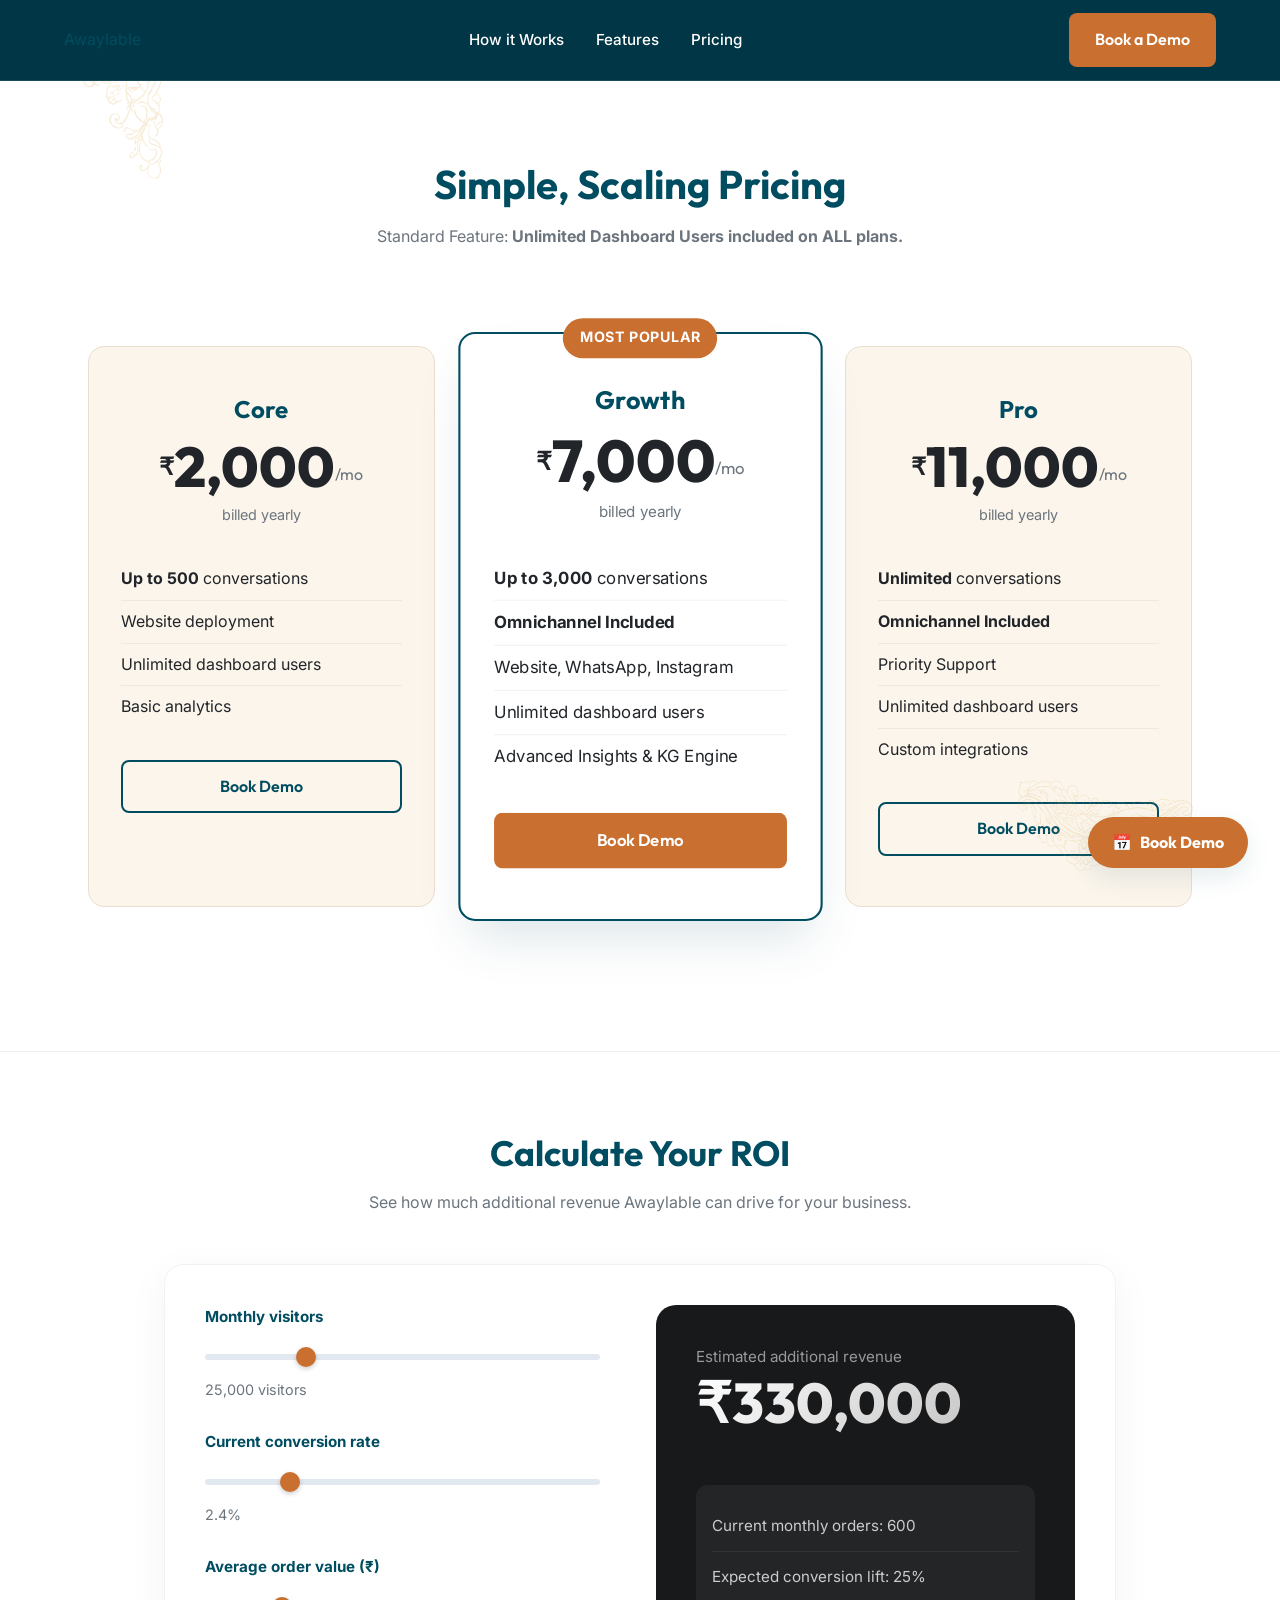
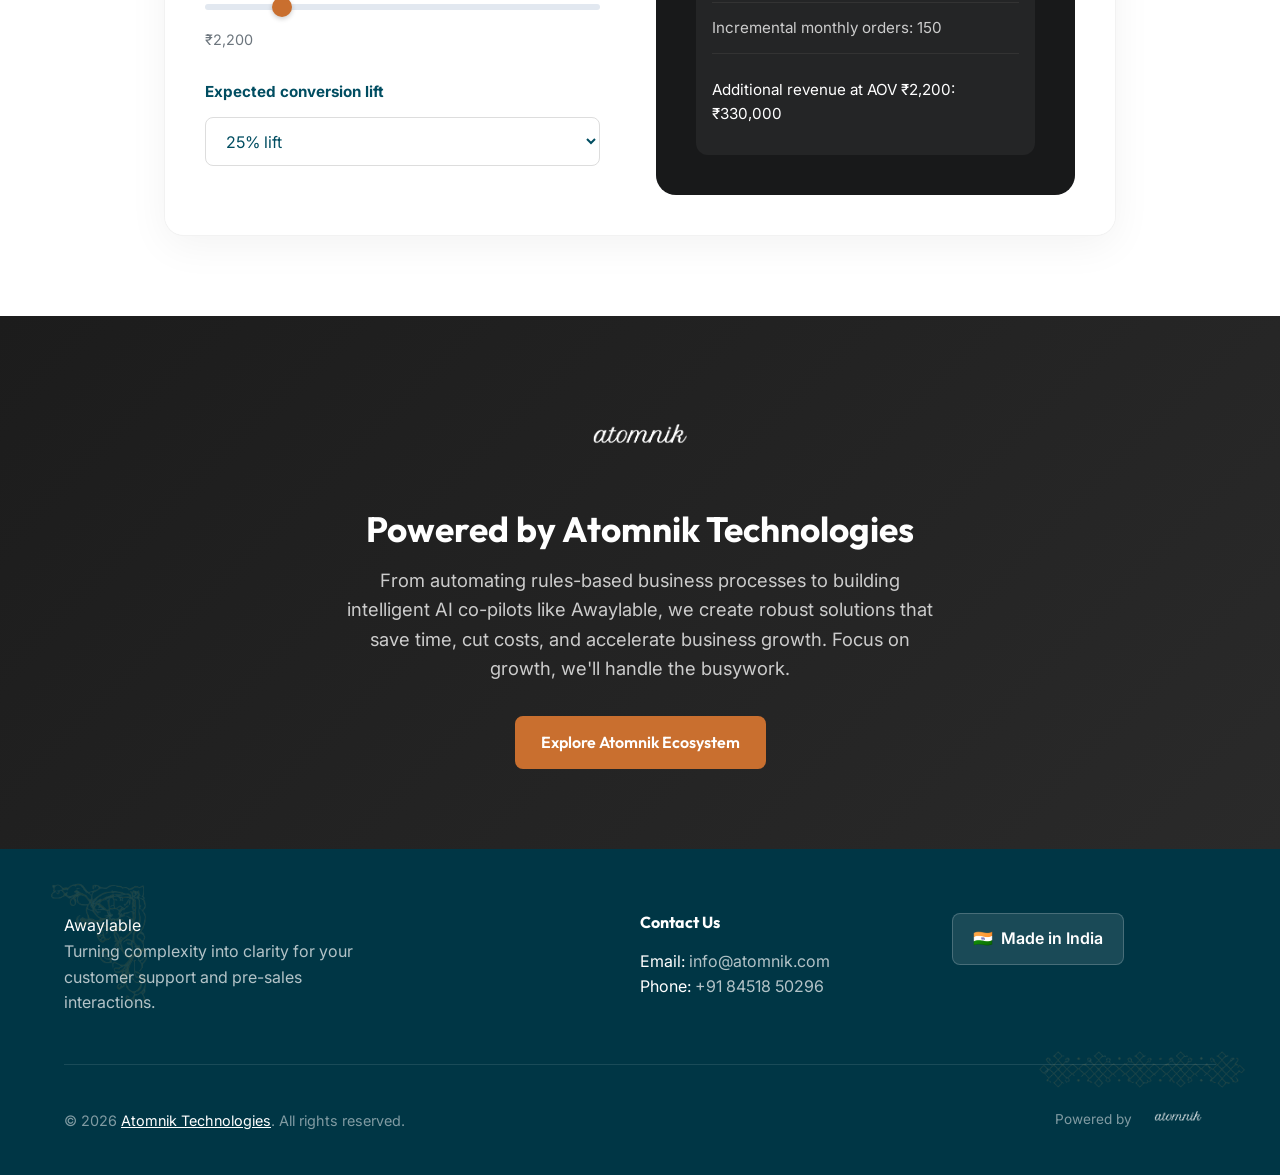
<file: pricing.html>
<!DOCTYPE html>
<html lang="en">
<head>
    <meta charset="UTF-8">
    <meta name="viewport" content="width=device-width, initial-scale=1.0">
    <title>Pricing | Awaylable</title>
    <meta name="description" content="Simple, scaling pricing for Awaylable. Choose the plan that fits your business.">
    <link rel="stylesheet" href="styles.css">
    <link rel="preconnect" href="https://fonts.googleapis.com">
    <link rel="preconnect" href="https://fonts.gstatic.com" crossorigin>
    <link href="https://fonts.googleapis.com/css2?family=Inter:wght@300;400;500;600;700&family=Outfit:wght@400;500;600;700;800&display=swap" rel="stylesheet">
</head>
<body>

    <!-- Sticky Header -->
    <header class="site-header">
        <div class="container header-container">
            <div class="logo">
                <a href="index.html">Awaylable</a>
            </div>
            <nav class="main-nav">
                <ul>
                    <li><a href="index.html#methodology">How it Works</a></li>
                    <li><a href="index.html#features">Features</a></li>
                    <li><a href="pricing.html" class="active">Pricing</a></li>
                </ul>
            </nav>
            <div class="header-actions">
                <a href="https://cal.com/atomnik/awaylable-24x7-customer-demo" target="_blank" class="btn btn-primary">Book a Demo</a>
                <button class="mobile-menu-btn" id="mobileMenuBtn" aria-label="Toggle menu">
                    <span></span>
                    <span></span>
                    <span></span>
                </button>
            </div>
        </div>
    </header>

    <!-- Pricing Tier Table -->
    <section id="pricing" class="pricing-section" style="padding-top: 160px; min-height: 80vh;">
        <div class="container">
            <div class="section-title text-center">
                <h2>Simple, Scaling Pricing</h2>
                <p>Standard Feature: <strong>Unlimited Dashboard Users included on ALL plans.</strong></p>
            </div>

            <div class="pricing-grid" id="pricingTrack">
                <!-- Core Plan -->
                <div class="pricing-card">
                    <div class="pricing-header">
                        <h3>Core</h3>
                        <div class="price">
                            <span class="currency">₹</span><span class="amount">2,000</span><span class="period">/mo</span>
                        </div>
                        <p class="billing">billed yearly</p>
                    </div>
                    <ul class="pricing-features">
                        <li><strong>Up to 500</strong> conversations</li>
                        <li>Website deployment</li>
                        <li>Unlimited dashboard users</li>
                        <li>Basic analytics</li>
                    </ul>
                    <a href="https://cal.com/atomnik/awaylable-24x7-customer-demo" target="_blank" class="btn btn-outline">Book Demo</a>
                </div>

                <!-- Growth Plan -->
                <div class="pricing-card featured">
                    <div class="popular-badge">Most Popular</div>
                    <div class="pricing-header">
                        <h3>Growth</h3>
                        <div class="price">
                            <span class="currency">₹</span><span class="amount">7,000</span><span class="period">/mo</span>
                        </div>
                        <p class="billing">billed yearly</p>
                    </div>
                    <ul class="pricing-features">
                        <li><strong>Up to 3,000</strong> conversations</li>
                        <li><strong>Omnichannel Included</strong></li>
                        <li>Website, WhatsApp, Instagram</li>
                        <li>Unlimited dashboard users</li>
                        <li>Advanced Insights & KG Engine</li>
                    </ul>
                    <a href="https://cal.com/atomnik/awaylable-24x7-customer-demo" target="_blank" class="btn btn-primary">Book Demo</a>
                </div>

                <!-- Pro Plan -->
                <div class="pricing-card">
                    <div class="pricing-header">
                        <h3>Pro</h3>
                        <div class="price">
                            <span class="currency">₹</span><span class="amount">11,000</span><span class="period">/mo</span>
                        </div>
                        <p class="billing">billed yearly</p>
                    </div>
                    <ul class="pricing-features">
                        <li><strong>Unlimited</strong> conversations</li>
                        <li><strong>Omnichannel Included</strong></li>
                        <li>Priority Support</li>
                        <li>Unlimited dashboard users</li>
                        <li>Custom integrations</li>
                    </ul>
                    <a href="https://cal.com/atomnik/awaylable-24x7-customer-demo" target="_blank" class="btn btn-outline">Book Demo</a>
                </div>
            </div>
        </div>
    </section>

    <!-- Interactive ROI Calculator Section -->
    <section id="roi-calculator" class="calculators-section" style="background: #fff; padding: 5rem 0; border-top: 1px solid #eee;">
        <div class="container" style="max-width: 1000px;">
            <div class="section-title text-center" style="margin-bottom: 3rem;">
                <h2 style="font-size: 2.2rem; color: var(--peacock-blue);">Calculate Your ROI</h2>
                <p>See how much additional revenue Awaylable can drive for your business.</p>
            </div>

            <div class="calc-panel-wrapper">
                <div class="calc-content-area">
                    <div id="roi-calc" class="calc-tab-content active calc-columns">
                        
                        <!-- LEFT COLUMN: ROI Forms -->
                        <div class="calc-left-col">
                            <div class="input-group">
                                <label for="roi-visitors">Monthly visitors</label>
                                <input type="range" id="roi-visitors" class="form-slider secondary-slider" min="1000" max="100000" step="1000" value="25000">
                                <span class="val-display" id="val-visit">25,000 visitors</span>
                            </div>
                            <div class="input-group">
                                <label for="roi-cr">Current conversion rate</label>
                                <input type="range" id="roi-cr" class="form-slider secondary-slider" min="0.5" max="10.0" step="0.1" value="2.4">
                                <span class="val-display" id="val-cr">2.4%</span>
                            </div>
                            <div class="input-group">
                                <label for="roi-aov">Average order value (₹)</label>
                                <input type="range" id="roi-aov" class="form-slider secondary-slider" min="500" max="10000" step="100" value="2200">
                                <span class="val-display" id="val-aov">₹2,200</span>
                            </div>
                            <div class="input-group">
                                <label for="roi-lift">Expected conversion lift</label>
                                <select id="roi-lift" class="form-select">
                                    <option value="0.10">10% lift</option>
                                    <option value="0.25" selected>25% lift</option>
                                    <option value="0.50">50% lift</option>
                                </select>
                            </div>
                        </div> <!-- End Left Col -->

                        <!-- RIGHT COLUMN: Dark ROI Card -->
                        <div class="calc-right-col">
                            <div class="dark-result-card" id="roi-result-card">
                                <p class="rc-label">Estimated additional revenue</p>
                                <h2 class="rc-big-number secondary-text" id="rc-revenue">₹3,30,000</h2>
                                
                                <div class="rc-breakdown">
                                    <div class="rc-row">
                                        <span id="row-orders">Current monthly orders: 600</span>
                                    </div>
                                    <div class="rc-row">
                                        <span id="row-lift">Expected conversion lift: 25%</span>
                                    </div>
                                    <div class="rc-row">
                                        <span id="row-inc">Incremental monthly orders: 150</span>
                                    </div>
                                    <div class="rc-row solid-row">
                                        <span id="row-total">Additional revenue at AOV ₹2,200: ₹3,30,000</span>
                                    </div>
                                </div>
                            </div>
                        </div> <!-- End Right Col -->
                    </div>
                </div>
            </div>
        </div>
    </section>

    <!-- Powered by Atomnik Section -->
    <section class="atomnik-powered-block" style="background: linear-gradient(135deg, #1c1c1c, #2a2a2a); color: var(--white); padding: 5rem 0;">
        <div class="container text-center">
            <img src="assets/atomnik.png" alt="Atomnik Technologies" style="max-height: 80px; margin-bottom: 1.5rem; filter: brightness(0) invert(1);">
            <h2 style="color: var(--white); font-size: 2.2rem; margin-bottom: 1rem;">Powered by Atomnik Technologies</h2>
            <p style="color: #ccc; max-width: 600px; margin: 0 auto 2rem; font-size: 1.15rem; line-height: 1.6;">
                From automating rules-based business processes to building intelligent AI co-pilots like Awaylable, we create robust solutions that save time, cut costs, and accelerate business growth. Focus on growth, we'll handle the busywork.
            </p>
            <a href="https://atomnik.com" target="_blank" class="btn btn-primary">Explore Atomnik Ecosystem</a>
        </div>
    </section>

    <!-- Footer -->
    <footer class="site-footer">
        <div class="container">
            <div class="footer-grid">
                <div class="footer-brand">
                    <div class="logo">Awaylable</div>
                    <p>Turning complexity into clarity for your customer support and pre-sales interactions.</p>
                </div>
                <div class="footer-contact" id="contact">
                    <h4>Contact Us</h4>
                    <p>Email: <a href="mailto:info@atomnik.com">info@atomnik.com</a></p>
                    <p>Phone: <a href="tel:+918451850296">+91 84518 50296</a></p>
                </div>
                <div class="footer-made-in">
                    <!-- Made in India motif -->
                    <div class="motif-box">
                        <span class="emoji">🇮🇳</span>
                        <span>Made in India</span>
                    </div>
                </div>
            </div>
            <div class="footer-bottom flex-footer-bottom">
                <p>&copy; 2026 <a href="https://atomnik.com" target="_blank" style="color:var(--white);text-decoration:underline;">Atomnik Technologies</a>. All rights reserved.</p>
                <div class="powered-by">
                    <span>Powered by</span>
                    <a href="https://atomnik.com" target="_blank">
                        <img src="assets/atomnik.png" alt="Atomnik Technologies" class="atomnik-logo-footer">
                    </a>
                </div>
            </div>
        </div>
    </footer>

    <!-- Floating Book Demo Button -->
    <a href="https://cal.com/atomnik/awaylable-24x7-customer-demo" target="_blank" class="floating-demo-btn shadow-bounce">
        <span class="icon">📅</span> Book Demo
    </a>

    <script src="script.js"></script>
</body>
</html>
</file>
<file: styles.css>
/* =========================================
   Variables & Theme
   ========================================= */
:root {
    /* Color Palette */
    --peacock-blue: #004D61;
    --peacock-blue-dark: #003645;
    --peacock-blue-light: #0d6880;

    --off-white: #fbf5eb;
    --light-grey: #eadfcf;
    --dark-text: #212529;
    --muted-text: #6c757d;

    --saffron: #c96f2f;
    --saffron-hover: #b76124;
    --marigold: #e5bf7a;
    --leaf-green: #486c56;
    --rose-ivory: #fff8ef;

    --white: #FFFFFF;

    /* Typography */
    --font-heading: 'Outfit', sans-serif;
    --font-body: 'Inter', sans-serif;

    /* Shadows & Transitions */
    --shadow-sm: 0 4px 6px rgba(0, 0, 0, 0.05);
    --shadow-md: 0 10px 25px rgba(0, 77, 97, 0.1);
    --shadow-lg: 0 25px 50px -12px rgba(0, 77, 97, 0.15);

    --transition-fast: 0.2s ease-in-out;
    --transition-base: 0.3s ease-in-out;
}

/* =========================================
   Reset & Base Styles
   ========================================= */
* {
    margin: 0;
    padding: 0;
    box-sizing: border-box;
}

html {
    scroll-behavior: smooth;
    font-size: 16px;
}

body {
    font-family: var(--font-body);
    background:
        radial-gradient(circle at top, rgba(201, 111, 47, 0.08), transparent 24%),
        var(--off-white);
    color: var(--dark-text);
    line-height: 1.6;
    overflow-x: hidden;
}

h1,
h2,
h3,
h4,
h5,
h6 {
    font-family: var(--font-heading);
    color: var(--peacock-blue);
    line-height: 1.2;
    margin-bottom: 1rem;
}

a {
    color: var(--peacock-blue);
    text-decoration: none;
    transition: color var(--transition-fast);
}

ul {
    list-style: none;
}

/* =========================================
   Layout & Container
   ========================================= */
.container {
    width: 100%;
    max-width: 1200px;
    margin: 0 auto;
    padding: 0 1.5rem;
}

.section-title {
    margin-bottom: 3rem;
}

.text-center {
    text-align: center;
}

.section-title h2 {
    font-size: 2.5rem;
    font-weight: 700;
}

.section-title p {
    max-width: 680px;
    margin: 0 auto;
    color: var(--muted-text);
}

/* =========================================
   Buttons
   ========================================= */
.btn {
    display: inline-flex;
    align-items: center;
    justify-content: center;
    padding: 0.75rem 1.5rem;
    border-radius: 8px;
    font-weight: 600;
    font-family: var(--font-heading);
    cursor: pointer;
    transition: all var(--transition-fast);
    border: 2px solid transparent;
}

.btn-primary {
    background-color: var(--saffron);
    color: var(--white);
}

.btn-primary:hover {
    background-color: var(--saffron-hover);
    color: var(--white);
    transform: translateY(-2px);
    box-shadow: var(--shadow-md);
}

.btn-outline {
    background-color: transparent;
    border-color: var(--peacock-blue);
    color: var(--peacock-blue);
}

.btn-outline:hover {
    background-color: var(--peacock-blue);
    color: var(--white);
}

.btn-large {
    padding: 1rem 2rem;
    font-size: 1.125rem;
}

/* =========================================
   Sticky Header
   ========================================= */
.site-header {
    position: fixed;
    top: 0;
    left: 0;
    width: 100%;
    background: var(--peacock-blue-dark);
    backdrop-filter: blur(12px);
    -webkit-backdrop-filter: blur(12px);
    z-index: 1000;
    border-bottom: 1px solid rgba(255, 255, 255, 0.1);
    transition: all var(--transition-base);
}

.site-header.scrolled {
    padding: 0.5rem 0;
    background: var(--peacock-blue-dark);
    box-shadow: var(--shadow-sm);
}

.header-container {
    display: flex;
    justify-content: space-between;
    align-items: center;
    height: 80px;
    transition: height var(--transition-base);
}

.site-header.scrolled .header-container {
    height: 60px;
}

.logo a {
    display: flex;
    align-items: center;
}

.logo img {
    height: 52px;
    width: auto;
    display: block;
}

.main-nav ul {
    display: flex;
    gap: 2rem;
}

.main-nav a {
    color: var(--white);
    font-weight: 500;
    font-size: 0.95rem;
}

.main-nav a:hover {
    color: var(--marigold);
}

.mobile-menu-btn {
    display: none;
    background: none;
    border: none;
    cursor: pointer;
    width: 30px;
    height: 24px;
    position: relative;
    z-index: 101;
}

.mobile-menu-btn span {
    position: absolute;
    height: 2px;
    width: 100%;
    background: var(--white);
    border-radius: 2px;
    transition: all var(--transition-fast);
}

.mobile-menu-btn span:nth-child(1) {
    top: 0;
}

.mobile-menu-btn span:nth-child(2) {
    top: 11px;
}

.mobile-menu-btn span:nth-child(3) {
    top: 22px;
}

/* =========================================
   Hero Section & Animation
   ========================================= */
.hero-section {
    padding-top: 120px;
    min-height: 90vh;
    display: flex;
    align-items: center;
    background:
        radial-gradient(circle at top left, rgba(201, 111, 47, 0.18), transparent 30%),
        radial-gradient(circle at top right, rgba(229, 191, 122, 0.18), transparent 24%),
        radial-gradient(circle at bottom right, rgba(72, 108, 86, 0.12), transparent 24%),
        linear-gradient(135deg, #fff8ef 0%, #f2ebdf 42%, #dbe5ec 100%);
    overflow: hidden;
    position: relative;
}

.hero-section::before,
.hero-section::after {
    content: "";
    position: absolute;
    pointer-events: none;
}

.hero-section::before {
    inset: 32px 22px 28px;
    border: 1px solid rgba(201, 111, 47, 0.08);
    border-radius: 34px;
    background:
        radial-gradient(circle at 22% 30%, rgba(255, 255, 255, 0.38), transparent 26%),
        radial-gradient(circle at 72% 54%, rgba(255, 255, 255, 0.28), transparent 30%);
    z-index: 0;
}

.hero-section::after {
    top: 76px;
    left: 50%;
    width: 540px;
    height: 540px;
    transform: translateX(-50%);
    background: radial-gradient(circle, rgba(229, 191, 122, 0.12), rgba(229, 191, 122, 0.02) 44%, transparent 70%);
    z-index: 0;
}

.hero-corner,
.hero-divider {
    position: absolute;
    pointer-events: none;
    z-index: 0;
}

.hero-corner {
    width: 180px;
    height: 180px;
    background: url('assets/mandala_corner.png') center / contain no-repeat;
    opacity: 0.2;
}

.hero-corner-left {
    top: 86px;
    left: 18px;
}

.hero-corner-right {
    right: 18px;
    bottom: 48px;
    transform: rotate(180deg);
}

.hero-divider {
    height: 82px;
    background: url('assets/divider_lattice.png') center / contain no-repeat;
    opacity: 0.24;
}

.hero-divider-top {
    top: 104px;
    left: 50%;
    width: 340px;
    transform: translateX(-50%);
}

.hero-divider-bottom {
    left: 50%;
    bottom: 26px;
    width: 420px;
    transform: translateX(-50%);
}

.hero-content {
    max-width: 700px;
    margin-bottom: 3rem;
    position: relative;
    z-index: 2;
}

.hero-content h1 {
    font-size: 4rem;
    letter-spacing: -1px;
    margin-bottom: 1.5rem;
}

.hero-content .highlight {
    color: var(--saffron);
}

.hero-content .sub-headline {
    font-size: 1.25rem;
    color: var(--muted-text);
    margin-bottom: 1rem;
    max-width: 600px;
    position: relative;
    padding-left: 1.1rem;
}

.hero-content .sub-headline::before {
    content: "";
    position: absolute;
    left: 0;
    top: 0.25rem;
    width: 3px;
    height: calc(100% - 0.5rem);
    border-radius: 999px;
    background: linear-gradient(180deg, var(--marigold), var(--saffron));
}

.hero-content .hero-description {
    font-size: 1.1rem;
    color: var(--dark-text);
    font-weight: 500;
    margin-bottom: 2rem;
    max-width: 600px;
    line-height: 1.7;
    background: linear-gradient(90deg, rgba(255, 255, 255, 0.8) 0%, rgba(255, 255, 255, 0.18) 100%);
    padding: 0.9rem 1.1rem;
    border-radius: 16px;
    border-left: 3px solid var(--saffron);
    box-shadow: 0 14px 28px rgba(182, 127, 63, 0.08);
}

.hero-illustration {
    position: relative;
    width: 100%;
    min-height: 380px;
    margin-top: 2rem;
    border-radius: 24px;
    background:
        radial-gradient(circle at top left, rgba(224, 122, 95, 0.12), transparent 28%),
        linear-gradient(90deg, rgba(255, 255, 255, 0.78) 0%, rgba(227, 236, 244, 0.92) 100%);
    box-shadow: var(--shadow-lg);
    border: 1px solid rgba(0, 0, 0, 0.08);
    overflow: hidden;
    display: flex;
    align-items: center;
    justify-content: center;
}

/* =========================================
   Omnibrain Visual
   ========================================= */
.hero-layout {
    display: grid;
    grid-template-columns: 1fr 1fr;
    gap: 3rem;
    align-items: center;
}

@media (max-width: 992px) {
    .hero-layout {
        grid-template-columns: 1fr;
    }

    .hero-divider-top {
        width: 280px;
    }

    .hero-divider-bottom {
        width: 320px;
    }

    .hero-corner {
        width: 140px;
        height: 140px;
        opacity: 0.16;
    }
}

.hero-omnibrain {
    position: relative;
    width: 100%;
    max-width: 480px;
    aspect-ratio: 1 / 1;
    margin: 0 auto;
    background: radial-gradient(circle at center, rgba(74, 40, 47, 0.42) 0%, rgba(35, 25, 28, 0) 66%);
}

@media (max-width: 992px) {
    .hero-omnibrain {
        transform: scale(0.9);
        margin-top: 2rem;
    }
}

@media (max-width: 576px) {
    .hero-section::before {
        inset: 18px 12px 18px;
        border-radius: 24px;
    }

    .hero-section::after {
        width: 360px;
        height: 360px;
        top: 120px;
    }

    .hero-divider-top {
        top: 92px;
        width: 220px;
    }

    .hero-divider-bottom {
        width: 220px;
        bottom: 12px;
    }

    .hero-corner {
        width: 104px;
        height: 104px;
        opacity: 0.12;
    }

    .hero-corner-left {
        top: 82px;
        left: 8px;
    }

    .hero-corner-right {
        right: 8px;
        bottom: 24px;
    }

    .hero-omnibrain {
        transform: scale(0.7);
        transform-origin: top center;
        margin-bottom: -150px;
    }

    .ob-card {
        width: 160px;
        min-height: 110px;
        padding: 1rem;
    }

    .ob-card-call {
        left: 24%;
    }

    .ob-card-chat {
        left: 76%;
    }

    .ob-card-video {
        top: 80%;
        width: 170px;
    }
}

.ob-card {
    position: absolute;
    transform: translate(-50%, -50%);
    background: rgba(88, 63, 69, 0.82);
    border: 1px solid rgba(255, 240, 222, 0.12);
    backdrop-filter: blur(12px);
    -webkit-backdrop-filter: blur(12px);
    border-radius: 18px;
    padding: 1.2rem 1.1rem;
    width: 182px;
    min-height: 120px;
    color: #fff;
    z-index: 10;
    box-shadow: 0 18px 30px rgba(31, 18, 22, 0.18);
}

.ob-card-call {
    top: 20%;
    left: 22%;
}

.ob-card-chat {
    top: 20%;
    left: 78%;
}

.ob-card-video {
    top: 78%;
    left: 50%;
    width: 198px;
    min-height: 126px;
}

.ob-card p {
    font-size: 0.85rem;
    line-height: 1.38;
    margin: 0;
    color: rgba(255, 244, 240, 0.9);
}

.ob-label {
    display: block;
    font-family: var(--font-heading);
    font-size: 0.7rem;
    letter-spacing: 2.2px;
    color: #e8c7b3;
    margin-bottom: 0.5rem;
    text-transform: uppercase;
}

.ob-core {
    position: absolute;
    left: 50%;
    top: 50%;
    transform: translate(-50%, -50%);
    z-index: 5;
    display: flex;
    align-items: center;
    justify-content: center;
}

.ob-brain-glow {
    position: absolute;
    width: 180px;
    height: 140px;
    background: radial-gradient(ellipse at center, rgba(145, 120, 160, 0.3) 0%, rgba(66, 75, 115, 0.4) 40%, transparent 70%);
    border-radius: 50%;
    z-index: 1;
}

.ob-rings {
    position: absolute;
    width: 300px;
    height: 300px;
    display: flex;
    align-items: center;
    justify-content: center;
    z-index: 0;
}

.ob-ring {
    position: absolute;
    border-radius: 50%;
    border: 1px solid rgba(255, 255, 255, 0.04);
}

.r1 {
    width: 140px;
    height: 140px;
}

.r2 {
    width: 220px;
    height: 220px;
}

.r3 {
    width: 300px;
    height: 300px;
}

.ob-logo-pill {
    position: relative;
    z-index: 10;
    background: rgba(255, 255, 255, 0.95);
    padding: 10px 24px;
    border-radius: 30px;
    font-family: var(--font-heading);
    font-weight: 800;
    font-size: 1.3rem;
    color: #1a1a1a;
    display: flex;
    align-items: center;
    justify-content: center;
    box-shadow: 0 4px 20px rgba(0, 0, 0, 0.3);
    letter-spacing: -0.5px;
}

.ob-dot {
    width: 8px;
    height: 8px;
    background: #2563eb;
    border-radius: 50%;
    margin-left: 6px;
    margin-top: 2px;
}

.ob-connections {
    position: absolute;
    top: 0;
    left: 0;
    width: 100%;
    height: 100%;
    z-index: 1;
    pointer-events: none;
}

.ob-line {
    stroke: rgba(140, 165, 230, 0.45);
    stroke-width: 0.5;
}

.ob-node {
    fill: #a2c6ff;
    stroke: #fff;
    stroke-width: 0.1;
    opacity: 0.8;
}

.core-node {
    fill: rgba(162, 198, 255, 0.4);
}

/* Static Story Panel */
.knots-story-panel {
    padding: 2rem;
}

.story-panel-grid {
    position: relative;
    z-index: 2;
    width: 100%;
    display: grid;
    grid-template-columns: repeat(2, minmax(0, 1fr));
    gap: 1.5rem;
}

.story-card {
    min-height: 290px;
    padding: 2rem 2rem 2rem 2.25rem;
    border-radius: 18px;
    background: rgba(255, 255, 255, 0.84);
    border: 1px solid rgba(255, 255, 255, 0.65);
    box-shadow: 0 20px 50px rgba(36, 66, 93, 0.12);
    backdrop-filter: blur(12px);
    -webkit-backdrop-filter: blur(12px);
}

.story-card-muted {
    background: rgba(225, 232, 239, 0.72);
}

.story-card h3 {
    font-size: 2.2rem;
    line-height: 1.05;
    max-width: 260px;
    color: var(--dark-text);
    margin-bottom: 1.75rem;
}

.story-points {
    list-style: disc;
    padding-left: 1.1rem;
    color: #1f252c;
}

.story-points li {
    margin-bottom: 0.9rem;
}

.story-wave,
.story-scribble {
    position: absolute;
    z-index: 3;
    pointer-events: none;
}

.story-wave::before,
.story-scribble::before {
    content: "";
    display: block;
    width: 100%;
    height: 100%;
}

.story-wave-top {
    left: -5%;
    right: -5%;
    top: 42%;
    height: 56px;
}

.story-wave-top::before {
    background: no-repeat center / 100% 100%;
    background-image: url("data:image/svg+xml,%3Csvg xmlns='http://www.w3.org/2000/svg' viewBox='0 0 1200 120'%3E%3Cpath d='M0 64C110 64 120 20 240 20s130 84 240 84 130-84 240-84 130 84 240 84 130-42 240-42' fill='none' stroke='%232279f6' stroke-width='6' stroke-linecap='round'/%3E%3C/svg%3E");
}

.story-scribble-center {
    left: 51%;
    top: 48%;
    width: 260px;
    height: 90px;
    transform: translate(-50%, -50%) rotate(-6deg);
}

.story-scribble-left {
    left: -40px;
    top: 50%;
    width: 240px;
    height: 84px;
    transform: translateY(-50%) rotate(-10deg);
}

.story-scribble-center::before,
.story-scribble-left::before {
    background: no-repeat center / contain;
    background-image: url("data:image/svg+xml,%3Csvg xmlns='http://www.w3.org/2000/svg' viewBox='0 0 260 90'%3E%3Cpath d='M8 48c16-27 18 18 34-8s22 24 38-6 28 30 44-5 20 24 36-4 24 26 40-10 14 20 44-8' fill='none' stroke='%232279f6' stroke-width='4' stroke-linecap='round' stroke-linejoin='round'/%3E%3Cpath d='M18 64c15-15 18 15 33-5 16-20 20 15 38-10s22 18 40-3 17 20 34-2 22 17 38-9 24 12 47-7' fill='none' stroke='%232279f6' stroke-width='4' stroke-linecap='round' stroke-linejoin='round'/%3E%3C/svg%3E");
}

/* =========================================
   Context Section
   ========================================= */
.context-section {
    padding: 6rem 0;
    background:
        radial-gradient(circle at top left, rgba(224, 122, 95, 0.1), transparent 24%),
        linear-gradient(90deg, #f7f3ee 0%, #dfe8f2 100%);
}

.context-grid {
    display: grid;
    grid-template-columns: repeat(3, 1fr);
    gap: 2rem;
}

.context-card {
    padding: 2.5rem 2rem;
    border-radius: 12px;
    background: var(--off-white);
    border-left: 4px solid var(--peacock-blue);
    transition: transform var(--transition-fast), box-shadow var(--transition-fast);
}

.context-card:hover {
    transform: translateY(-5px);
    box-shadow: var(--shadow-sm);
}

.context-card.problem {
    border-left-color: var(--saffron);
}

.intelligence-section .section-title p {
    max-width: 760px;
    margin: 0 auto;
    color: var(--muted-text);
    font-size: 1.05rem;
}

.intelligence-diagram {
    display: grid;
    grid-template-columns: 1fr auto 1fr;
    gap: 2rem;
    align-items: center;
}

.intelligence-source {
    position: relative;
    min-height: 180px;
    display: flex;
    align-items: center;
    justify-content: center;
}

.intelligence-source-badge,
.intelligence-core,
.intelligence-output {
    background: rgba(255, 255, 255, 0.82);
    border: 1px solid rgba(255, 255, 255, 0.7);
    box-shadow: 0 20px 45px rgba(36, 66, 93, 0.12);
    backdrop-filter: blur(10px);
    -webkit-backdrop-filter: blur(10px);
}

.intelligence-source-badge {
    padding: 1.5rem 2rem;
    border-radius: 20px;
    font-family: var(--font-heading);
    font-size: 1.3rem;
    font-weight: 600;
    color: var(--dark-text);
}

.intelligence-core {
    min-width: 230px;
    padding: 2rem 2.5rem;
    border-radius: 24px;
    text-align: center;
    font-family: var(--font-heading);
    font-size: 2rem;
    line-height: 1.15;
    color: var(--peacock-blue);
    border: 1px solid rgba(76, 160, 255, 0.35);
    box-shadow: 0 0 0 8px rgba(255, 255, 255, 0.35), 0 20px 45px rgba(36, 66, 93, 0.15);
}

.intelligence-outputs {
    position: relative;
    display: grid;
    gap: 1.25rem;
    justify-items: start;
}

.intelligence-outputs::before {
    content: "";
    position: absolute;
    left: -72px;
    top: 50%;
    width: 110px;
    height: 4px;
    background: linear-gradient(90deg, #2f88ee, #1d70d8);
    transform: translateY(-50%);
    box-shadow: 0 -26px 0 #2f88ee, 0 26px 0 #2f88ee;
    border-radius: 999px;
}

.intelligence-output {
    min-width: 180px;
    padding: 1rem 1.4rem;
    border-radius: 14px;
    font-family: var(--font-heading);
    font-size: 1.1rem;
    color: var(--dark-text);
    position: relative;
}

/* =========================================
   Browser Frame Styling
   ========================================= */
.browser-frame {
    background: var(--white);
    border-radius: 10px;
    overflow: hidden;
    box-shadow: var(--shadow-md);
    border: 1px solid var(--light-grey);
}

.browser-header {
    background: #f1f1f1;
    padding: 10px 15px;
    display: flex;
    gap: 6px;
    border-bottom: 1px solid var(--light-grey);
}

.browser-header .dot {
    width: 12px;
    height: 12px;
    border-radius: 50%;
}

.dot.red {
    background: #ff5f56;
}

.dot.yellow {
    background: #ffbd2e;
}

.dot.green {
    background: #27c93f;
}

.screenshot-content {
    padding: 4rem 2rem;
    text-align: center;
    background: #fcfcfc;
    color: var(--muted-text);
    font-family: var(--font-heading);
    font-weight: 500;
    min-height: 250px;
    display: flex;
    align-items: center;
    justify-content: center;
}

/* =========================================
   Methodology Timeline
   ========================================= */
.methodology-section {
    padding: 6rem 0;
    background: var(--off-white);
    position: relative;
    overflow: hidden;
}

.methodology-section::before,
.methodology-section::after {
    content: "";
    position: absolute;
    width: 180px;
    height: 180px;
    background: url('assets/mandala_corner.png') center / contain no-repeat;
    opacity: 0.12;
    pointer-events: none;
}

.methodology-section::before {
    top: 40px;
    left: 18px;
}

.methodology-section::after {
    right: 18px;
    bottom: 24px;
    transform: rotate(180deg);
}

.tagline {
    font-size: 1.2rem;
    color: var(--muted-text);
}

.steps-timeline {
    display: flex;
    flex-direction: column;
    gap: 4rem;
    margin-top: 4rem;
}

.step-card {
    display: grid;
    grid-template-columns: 1fr 1.2fr;
    gap: 4rem;
    align-items: center;
}

.step-card.reverse {
    grid-template-columns: 1.2fr 1fr;
}

.step-card.reverse .step-info {
    order: 2;
}

.step-card.reverse .step-visual {
    order: 1;
}

.step-number {
    font-size: 4rem;
    font-family: var(--font-heading);
    font-weight: 800;
    color: rgba(0, 77, 97, 0.1);
    line-height: 1;
    margin-bottom: -10px;
}

.step-info h3 {
    font-size: 2rem;
    margin-bottom: 1rem;
}

/* =========================================
   Features
   ========================================= */
.features-section {
    padding: 6rem 0;
    background:
        radial-gradient(circle at top left, rgba(229, 191, 122, 0.14), transparent 22%),
        linear-gradient(135deg, #003948 0%, #004d61 48%, #0a5a4e 100%);
    color: var(--white);
    position: relative;
    overflow: hidden;
    isolation: isolate;
}

.features-section .section-title h2 {
    color: var(--white);
}

.features-section::before,
.features-section::after {
    content: "";
    position: absolute;
    pointer-events: none;
    z-index: 0;
}

.features-section::before {
    top: 24px;
    right: 18px;
    width: 185px;
    height: 185px;
    background: url('assets/mandala_corner.png') center / contain no-repeat;
    opacity: 0.18;
}

.features-section::after {
    left: 50%;
    bottom: 26px;
    width: 320px;
    height: 90px;
    transform: translateX(-50%);
    background: url('assets/divider_lotus.png') center / contain no-repeat;
    opacity: 0.16;
}

.features-section .container {
    position: relative;
    z-index: 1;
}

.features-grid {
    display: grid;
    grid-template-columns: repeat(auto-fit, minmax(260px, 1fr));
    gap: 1.5rem;
}

.feature-box {
    position: relative;
    background: linear-gradient(180deg, rgba(255, 255, 255, 0.08), rgba(255, 255, 255, 0.03));
    padding: 2rem 1.75rem 1.85rem;
    border-radius: 22px;
    border: 1px solid rgba(255, 255, 255, 0.1);
    transition: transform var(--transition-fast), background var(--transition-fast), border-color var(--transition-fast);
    overflow: hidden;
}

.feature-box::before {
    content: "";
    position: absolute;
    inset: 0;
    background: linear-gradient(135deg, rgba(229, 191, 122, 0.08), transparent 45%);
    pointer-events: none;
}

.feature-box::after {
    content: "";
    position: absolute;
    right: 16px;
    bottom: 14px;
    width: 92px;
    height: 44px;
    background: url('assets/divider_lotus.png') center / contain no-repeat;
    opacity: 0.08;
    pointer-events: none;
}

.feature-box:hover {
    transform: translateY(-5px);
    background: linear-gradient(180deg, rgba(255, 255, 255, 0.11), rgba(255, 255, 255, 0.05));
    border-color: rgba(229, 191, 122, 0.28);
}

.feature-mark {
    display: inline-flex;
    align-items: center;
    justify-content: center;
    width: 56px;
    height: 56px;
    margin-bottom: 1.15rem;
    border-radius: 16px;
    background: linear-gradient(135deg, rgba(229, 191, 122, 0.26), rgba(201, 111, 47, 0.15));
    border: 1px solid rgba(255, 248, 239, 0.12);
    color: #f5dec0;
    font-family: var(--font-heading);
    font-size: 1rem;
    font-weight: 800;
    letter-spacing: 0.08em;
    position: relative;
    z-index: 1;
}

.feature-box h3 {
    color: var(--white);
    font-size: 1.35rem;
    line-height: 1.2;
    max-width: 220px;
    position: relative;
    z-index: 1;
}

.feature-box p {
    position: relative;
    z-index: 1;
    color: rgba(255, 255, 255, 0.84);
    max-width: 290px;
    line-height: 1.7;
}

/* =========================================
   Omnichannel Section
   ========================================= */
.channel-section {
    padding: 6rem 0;
    background:
        radial-gradient(circle at top left, rgba(224, 122, 95, 0.12), transparent 24%),
        linear-gradient(135deg, #f7f4ef 0%, #dde7f2 100%);
}

.channel-section .section-title p {
    max-width: 720px;
    margin: 0 auto;
    color: var(--muted-text);
}

.channel-layout {
    display: grid;
    grid-template-columns: 1.1fr 0.7fr 1fr 1fr;
    gap: 1.25rem;
    align-items: center;
    margin-bottom: 2rem;
}

.channel-brain-card,
.channel-card,
.channel-note-card,
.placeholder-panel,
.placeholder-screen {
    background: rgba(255, 255, 255, 0.84);
    border: 1px solid rgba(255, 255, 255, 0.72);
    box-shadow: 0 18px 45px rgba(36, 66, 93, 0.12);
    backdrop-filter: blur(12px);
    -webkit-backdrop-filter: blur(12px);
}

.channel-brain-card {
    padding: 2rem;
    border-radius: 22px;
    text-align: center;
}

.channel-brain-icon {
    font-size: 2.8rem;
    margin-bottom: 1rem;
}

.channel-brain-card h3 {
    font-size: 1.75rem;
    margin-bottom: 0.75rem;
}

.channel-lines {
    position: relative;
    min-height: 220px;
}

.channel-line {
    position: absolute;
    left: -10px;
    right: -40px;
    height: 4px;
    border-radius: 999px;
    background: linear-gradient(90deg, rgba(47, 136, 238, 0.2), #2f88ee);
}

.line-one {
    top: 30px;
    transform: translateY(40px) rotate(-18deg);
}

.line-two {
    top: 108px;
}

.line-three {
    bottom: 34px;
    transform: translateY(-40px) rotate(18deg);
}

.channel-stack {
    display: grid;
    gap: 1rem;
}

.channel-card {
    display: flex;
    align-items: center;
    gap: 0.85rem;
    padding: 1.1rem 1.25rem;
    border-radius: 16px;
    font-family: var(--font-heading);
    font-size: 1.2rem;
    color: var(--dark-text);
}

.channel-icon {
    font-size: 1.4rem;
}

.channel-note-card {
    padding: 1.5rem;
    border-radius: 18px;
}

.channel-note-card h3 {
    font-size: 1.25rem;
    margin-bottom: 0.5rem;
}

.placeholder-panel {
    border-radius: 22px;
    padding: 1.5rem 1.75rem;
}

.placeholder-badge {
    display: inline-flex;
    align-items: center;
    padding: 0.35rem 0.75rem;
    border-radius: 999px;
    margin-bottom: 0.85rem;
    background: rgba(47, 136, 238, 0.12);
    color: var(--peacock-blue);
    font-size: 0.85rem;
    font-weight: 700;
    letter-spacing: 0.02em;
    text-transform: uppercase;
}

/* =========================================
   Engines Section (Tabs)
   ========================================= */
.engines-section {
    padding: 6rem 0;
    background: var(--white);
}

.engine-tabs {
    display: flex;
    justify-content: center;
    gap: 1rem;
    margin-bottom: 3rem;
}

.tab-btn {
    padding: 0.75rem 1.5rem;
    background: transparent;
    border: 1px solid var(--light-grey);
    border-radius: 30px;
    font-family: var(--font-heading);
    font-weight: 600;
    color: var(--muted-text);
    cursor: pointer;
    transition: all var(--transition-fast);
}

.tab-btn.active,
.tab-btn:hover {
    background: var(--peacock-blue);
    color: var(--white);
    border-color: var(--peacock-blue);
}

.engine-content-area {
    background: var(--off-white);
    padding: 3rem;
    border-radius: 16px;
    box-shadow: inset 0 2px 10px rgba(0, 0, 0, 0.02);
}

.engine-pane {
    display: none;
    animation: fadeIn 0.4s ease-in-out;
}

/* =========================================
   Industry Problem vs Solution Section
   ========================================= */
.industry-solutions-section {
    padding: 6rem 0;
    background:
        radial-gradient(circle at top right, rgba(201, 111, 47, 0.1), transparent 22%),
        linear-gradient(180deg, #fffaf2 0%, #f6f4ef 56%, #eef4f7 100%);
    position: relative;
    z-index: 10;
    overflow: hidden;
}

.industry-solutions-section::before,
.industry-solutions-section::after {
    content: "";
    position: absolute;
    pointer-events: none;
}

.industry-solutions-section::before {
    top: -80px;
    left: -92px;
    width: 270px;
    height: 270px;
    background: url('assets/mandala_large.png') center / contain no-repeat;
    opacity: 0.07;
}

.industry-solutions-section::after {
    right: 18px;
    bottom: 26px;
    width: 175px;
    height: 175px;
    background: url('assets/mandala_corner.png') center / contain no-repeat;
    transform: rotate(180deg);
    opacity: 0.13;
}

.industry-tabs {
    display: flex;
    justify-content: center;
    flex-wrap: wrap;
    gap: 1rem;
    margin-bottom: 3rem;
}

.ind-tab-btn {
    padding: 0.85rem 1.75rem;
    background: var(--white);
    border: 2px solid var(--light-grey);
    border-radius: 30px;
    font-family: var(--font-heading);
    font-size: 1.05rem;
    font-weight: 600;
    color: var(--muted-text);
    cursor: pointer;
    transition: all var(--transition-fast);
    box-shadow: var(--shadow-sm);
}

.ind-tab-btn.active,
.ind-tab-btn:hover {
    background: var(--peacock-blue);
    color: var(--white);
    border-color: var(--peacock-blue);
    box-shadow: var(--shadow-md);
    transform: translateY(-2px);
}

.industry-content-area {
    width: 100%;
}

.ind-pane {
    display: none;
    animation: fadeIn 0.4s ease-in-out;
}

.ind-pane.active {
    display: block;
}

.ind-split {
    display: grid;
    grid-template-columns: 1fr 1fr;
    gap: 2rem;
}

@media (max-width: 768px) {
    .ind-split {
        grid-template-columns: 1fr;
    }
}

.ind-problem-box,
.ind-solution-box {
    background: var(--white);
    padding: 2.5rem;
    border-radius: 20px;
    box-shadow: 0 10px 40px rgba(0, 0, 0, 0.06);
    position: relative;
    border: 1px solid rgba(0, 0, 0, 0.04);
}

.ind-problem-box {
    border-top: 6px solid #e74c3c;
    background: linear-gradient(to bottom, #fffdfd 0%, var(--white) 100%);
}

.ind-solution-box {
    border-top: 6px solid #2ecc71;
    background: linear-gradient(to bottom, #f0fff4 0%, var(--white) 100%);
}

.ind-badge {
    display: inline-block;
    padding: 0.4rem 1rem;
    border-radius: 20px;
    font-family: var(--font-heading);
    font-weight: 700;
    font-size: 0.85rem;
    text-transform: uppercase;
    letter-spacing: 0.05em;
    margin-bottom: 1.5rem;
}

.problem-badge {
    background: rgba(231, 76, 60, 0.1);
    color: #c0392b;
}

.solution-badge {
    background: rgba(46, 204, 113, 0.1);
    color: #27ae60;
}

.ind-problem-box h3,
.ind-solution-box h3 {
    font-size: 1.6rem;
    margin-bottom: 1rem;
    color: var(--dark-text);
}

.ind-problem-box p,
.ind-solution-box p {
    font-size: 1.05rem;
    color: var(--muted-text);
    margin-bottom: 1.5rem;
}

.ind-problem-box h4,
.ind-solution-box h4 {
    font-size: 1.1rem;
    color: var(--peacock-blue);
    margin-bottom: 0.75rem;
}

.ind-problem-box ul,
.ind-solution-box ul {
    list-style-type: none;
    padding-left: 0.5rem;
}

.ind-problem-box ul li,
.ind-solution-box ul li {
    position: relative;
    padding-left: 1.5rem;
    margin-bottom: 0.5rem;
    color: var(--dark-text);
}

.ind-problem-box ul li::before {
    content: "✕";
    color: #e74c3c;
    position: absolute;
    left: 0;
    font-weight: bold;
}

.ind-solution-box ul li::before {
    content: "✓";
    color: #2ecc71;
    position: absolute;
    left: 0;
    font-weight: bold;
}

.engine-pane.active {
    display: block;
}

.engine-split {
    display: grid;
    grid-template-columns: 1fr 1fr;
    gap: 3rem;
    align-items: center;
}

.engine-text h3 {
    font-size: 2rem;
    margin-bottom: 1rem;
}

@keyframes fadeIn {
    from {
        opacity: 0;
        transform: translateY(10px);
    }

    to {
        opacity: 1;
        transform: translateY(0);
    }
}

/* =========================================
   Industry Use-Cases
   ========================================= */
.industries-section {
    padding: 6rem 0;
    background: var(--light-grey);
}

.usecase-carousel {
    display: grid;
    grid-template-columns: repeat(3, 1fr);
    gap: 2rem;
}

.usecase-card {
    background: var(--white);
    padding: 2.5rem;
    border-radius: 12px;
    text-align: center;
    box-shadow: var(--shadow-sm);
    transition: transform var(--transition-fast);
}

.usecase-card:hover {
    transform: translateY(-5px);
}

.usecase-icon {
    font-size: 3rem;
    margin-bottom: 1rem;
}

/* =========================================
   Ecommerce Section
   ========================================= */
.ecommerce-section {
    padding: 6rem 0;
    background:
        linear-gradient(90deg, #f7f7f5 0%, #f7f7f5 56%, #dfe7f1 56%, #dfe7f1 100%);
}

.ecommerce-layout {
    display: grid;
    grid-template-columns: 0.95fr 1.05fr;
    gap: 3rem;
    align-items: center;
}

.ecommerce-copy h2 {
    font-size: 3rem;
    color: #10284d;
    margin-bottom: 2rem;
}

.ecommerce-point {
    margin-bottom: 2rem;
}

.ecommerce-point h3 {
    font-size: 1.65rem;
    color: var(--dark-text);
    margin-bottom: 0.5rem;
}

.ecommerce-point p {
    color: #28313b;
    font-size: 1.05rem;
    max-width: 460px;
}

.ecommerce-visual {
    position: relative;
    min-height: 520px;
}

.ecommerce-dashboard-card,
.ecommerce-store-card {
    position: absolute;
    overflow: hidden;
    border-radius: 18px;
}

.ecommerce-dashboard-card {
    top: 0;
    right: 0;
    width: 82%;
}

.ecommerce-store-card {
    left: 0;
    bottom: 0;
    width: 88%;
}

.placeholder-screen {
    min-height: 240px;
    padding: 1.75rem;
    display: flex;
    flex-direction: column;
    justify-content: center;
    color: var(--muted-text);
    background:
        linear-gradient(135deg, rgba(255, 255, 255, 0.95), rgba(241, 246, 252, 0.95));
}

/* =========================================
   Pricing Table
   ========================================= */
.pricing-section {
    padding: 6rem 0;
    background: var(--white);
}

.pricing-grid {
    display: grid;
    grid-template-columns: repeat(3, 1fr);
    gap: 2rem;
    margin-top: 3rem;
    align-items: stretch;
    padding: 3rem 1.5rem;
}

.pricing-card {
    background: var(--off-white);
    border: 1px solid var(--light-grey);
    border-radius: 16px;
    padding: 3rem 2rem;
    text-align: center;
    position: relative;
    transition: transform var(--transition-fast), box-shadow var(--transition-fast);
}

.pricing-card:hover {
    transform: translateY(-5px);
    box-shadow: var(--shadow-md);
}

.pricing-card.featured {
    background: var(--white);
    border: 2px solid var(--peacock-blue);
    box-shadow: var(--shadow-lg);
    transform: scale(1.05);
    z-index: 2;
}

.pricing-card.featured:hover {
    transform: scale(1.05) translateY(-5px);
}

.popular-badge {
    position: absolute;
    top: -15px;
    left: 50%;
    transform: translateX(-50%);
    background: var(--saffron);
    color: var(--white);
    padding: 0.5rem 1rem;
    border-radius: 20px;
    font-size: 0.85rem;
    font-weight: 700;
    letter-spacing: 0.5px;
    text-transform: uppercase;
}

.pricing-header h3 {
    font-size: 1.5rem;
    margin-bottom: 1rem;
}

.price {
    font-family: var(--font-heading);
    color: var(--dark-text);
    display: flex;
    justify-content: center;
    align-items: flex-start;
    margin-bottom: 0.5rem;
}

.currency {
    font-size: 1.5rem;
    font-weight: 600;
    margin-top: 0.5rem;
}

.amount {
    font-size: 3.5rem;
    font-weight: 800;
    line-height: 1;
}

.period {
    font-size: 1rem;
    color: var(--muted-text);
    margin-top: auto;
    margin-bottom: 0.5rem;
}

.billing {
    font-size: 0.9rem;
    color: var(--muted-text);
    margin-bottom: 2rem;
}

.pricing-features {
    text-align: left;
    margin-bottom: 2rem;
}

.pricing-features li {
    padding: 0.5rem 0;
    border-bottom: 1px solid rgba(0, 0, 0, 0.05);
}

.pricing-features li:last-child {
    border-bottom: none;
}

.pricing-card .btn {
    width: 100%;
}

/* =========================================
   Footer
   ========================================= */
.site-footer {
    background: var(--peacock-blue-dark);
    color: var(--white);
    padding: 4rem 0 2rem;
    position: relative;
    overflow: hidden;
}

.site-footer::before,
.site-footer::after {
    content: "";
    position: absolute;
    pointer-events: none;
}

.site-footer::before {
    top: 22px;
    left: 24px;
    width: 150px;
    height: 150px;
    background: url('assets/mandala_corner.png') center / contain no-repeat;
    opacity: 0.12;
}

.site-footer::after {
    right: 28px;
    bottom: 70px;
    width: 220px;
    height: 72px;
    background: url('assets/divider_lattice.png') center / contain no-repeat;
    opacity: 0.16;
}

.footer-grid {
    display: grid;
    grid-template-columns: 2fr 1fr 1fr;
    gap: 3rem;
    margin-bottom: 3rem;
}

.footer-brand .logo img {
    height: 60px;
    width: auto;
    margin-bottom: 1.5rem;
    display: block;
}

.footer-brand p {
    color: rgba(255, 255, 255, 0.7);
    max-width: 300px;
}

.footer-contact h4 {
    color: var(--white);
}

.footer-contact a {
    color: rgba(255, 255, 255, 0.7);
}

.footer-contact a:hover {
    color: var(--white);
}

.motif-box {
    display: inline-flex;
    align-items: center;
    gap: 0.5rem;
    padding: 0.75rem 1.25rem;
    background: rgba(255, 255, 255, 0.1);
    border-radius: 8px;
    font-weight: 600;
    border: 1px solid rgba(255, 255, 255, 0.2);
}

.footer-bottom {
    text-align: center;
    padding-top: 2rem;
    border-top: 1px solid rgba(255, 255, 255, 0.1);
    color: rgba(255, 255, 255, 0.5);
    font-size: 0.9rem;
}

.flex-footer-bottom {
    display: flex;
    justify-content: space-between;
    align-items: center;
    flex-wrap: wrap;
    gap: 1rem;
}

.powered-by {
    display: flex;
    align-items: center;
    gap: 0.5rem;
    font-size: 0.85rem;
}

.atomnik-logo-footer {
    height: 40px;
    width: auto;
    filter: brightness(0) invert(1);
    opacity: 0.8;
    transition: opacity var(--transition-fast);
}

.atomnik-logo-footer:hover {
    opacity: 1;
}

/* =========================================
   Floating Button
   ========================================= */
.floating-demo-btn {
    position: fixed;
    bottom: 2rem;
    right: 2rem;
    background-color: var(--saffron);
    color: var(--white);
    padding: 0.8rem 1.5rem;
    border-radius: 50px;
    font-family: var(--font-heading);
    font-weight: 700;
    box-shadow: var(--shadow-md);
    display: flex;
    align-items: center;
    gap: 0.5rem;
    z-index: 1000;
    transition: transform var(--transition-fast), background-color var(--transition-fast);
}

.floating-demo-btn:hover {
    background-color: var(--saffron-hover);
    color: var(--white);
    transform: translateY(-3px) scale(1.05);
}

.shadow-bounce {
    animation: shadowBounce 2s infinite ease-in-out;
}

@keyframes shadowBounce {

    0%,
    100% {
        box-shadow: 0 10px 25px rgba(224, 122, 95, 0.4);
    }

    50% {
        box-shadow: 0 15px 35px rgba(224, 122, 95, 0.6);
    }
}

/* =========================================
   Responsive Design
   ========================================= */
@media (max-width: 992px) {

    .context-grid,
    .features-grid,
    .usecase-carousel {
        grid-template-columns: repeat(2, 1fr);
    }

    .story-panel-grid,
    .intelligence-diagram,
    .channel-layout,
    .ecommerce-layout {
        grid-template-columns: 1fr;
    }

    .channel-lines,
    .intelligence-outputs::before {
        display: none;
    }

    .ecommerce-visual {
        min-height: auto;
        display: grid;
        gap: 1.5rem;
    }

    .ecommerce-dashboard-card,
    .ecommerce-store-card {
        position: relative;
        width: 100%;
        top: auto;
        right: auto;
        left: auto;
        bottom: auto;
    }

    .pricing-card.featured {
        transform: none;
    }

    .pricing-card.featured:hover {
        transform: translateY(-5px);
    }
}

@media (max-width: 768px) {

    .main-nav,
    .header-actions .btn {
        display: none;
    }

    .mobile-menu-btn {
        display: block;
    }

    .hero-content h1 {
        font-size: 2.8rem;
    }

    .context-grid,
    .features-grid,
    .usecase-carousel {
        grid-template-columns: 1fr;
    }

    .hero-illustration {
        min-height: auto;
    }

    .knots-story-panel {
        padding: 1.25rem;
    }

    .story-card {
        min-height: auto;
        padding: 1.5rem;
    }

    .story-card h3,
    .ecommerce-copy h2 {
        font-size: 2.1rem;
    }

    .story-wave-top {
        top: 50%;
        left: -15%;
        right: -15%;
    }

    .story-scribble-center {
        width: 190px;
        height: 70px;
        top: 51%;
        left: 50%;
    }

    .intelligence-core {
        min-width: 0;
        width: 100%;
    }

    .intelligence-outputs {
        justify-items: stretch;
    }

    .intelligence-output {
        min-width: 0;
        width: 100%;
        text-align: center;
    }

    .step-card,
    .step-card.reverse,
    .engine-split {
        grid-template-columns: 1fr;
        gap: 2rem;
    }

    .step-card.reverse .step-visual {
        order: 2;
    }

    .footer-grid {
        grid-template-columns: 1fr;
        gap: 2rem;
    }

    .pricing-grid {
        grid-template-columns: 1fr;
        max-width: 400px;
        margin-left: auto;
        margin-right: auto;
    }
}

/* =========================================
   Integrations Section
   ========================================= */
.integrations-section {
    padding: 8rem 0;
    background:
        radial-gradient(circle at top left, rgba(201, 111, 47, 0.08), transparent 22%),
        linear-gradient(180deg, #fffef9 0%, #f8f1e6 100%);
    position: relative;
    overflow: hidden;
}

.integrations-section::before,
.integrations-section::after {
    content: "";
    position: absolute;
    pointer-events: none;
}

.integrations-section::before {
    top: 28px;
    left: 18px;
    width: 170px;
    height: 170px;
    background: url('assets/mandala_corner.png') center / contain no-repeat;
    opacity: 0.12;
}

.integrations-section::after {
    left: 50%;
    bottom: 16px;
    width: 320px;
    height: 72px;
    transform: translateX(-50%);
    background: url('assets/divider_lattice.png') center / contain no-repeat;
    opacity: 0.18;
}

.integrations-showcase {
    display: grid;
    grid-template-columns: 1fr 1.2fr;
    gap: 3rem;
    margin-top: 4rem;
    align-items: center;
}

@media (max-width: 992px) {
    .integrations-showcase {
        grid-template-columns: 1fr;
    }
}

.integration-main-card {
    background: #fdfcfb;
    border: 1px solid rgba(0, 0, 0, 0.05);
    border-radius: 24px;
    padding: 3rem;
    text-align: center;
    box-shadow: var(--shadow-md);
    position: relative;
    overflow: hidden;
}

.int-badge {
    position: absolute;
    top: 20px;
    right: 20px;
    background: var(--saffron);
    color: #fff;
    font-size: 0.7rem;
    font-weight: 700;
    padding: 4px 12px;
    border-radius: 20px;
    letter-spacing: 1px;
}

.shopify-logo-large {
    max-height: 50px;
    margin-bottom: 2rem;
}

.integration-main-card h3 {
    font-size: 1.8rem;
    margin-bottom: 1rem;
    color: var(--peacock-blue);
}

.integration-main-card p {
    color: var(--muted-text);
    font-size: 1.1rem;
    line-height: 1.6;
}

.integrations-vision-grid {
    display: grid;
    grid-template-columns: repeat(2, 1fr);
    gap: 1.5rem;
}

.int-vision-card {
    background: #fff;
    border: 1px solid rgba(0, 0, 0, 0.03);
    padding: 2rem;
    border-radius: 18px;
    text-align: center;
    transition: all var(--transition-base);
}

.int-vision-card:hover {
    transform: translateY(-5px);
    box-shadow: var(--shadow-sm);
    border-color: rgba(224, 122, 95, 0.2);
}

.int-icon {
    font-size: 2rem;
    margin-bottom: 1rem;
    display: block;
}

.vision-tag {
    display: inline-block;
    font-size: 0.65rem;
    font-weight: 700;
    color: var(--muted-text);
    background: #f5f5f5;
    padding: 2px 10px;
    border-radius: 10px;
    margin-top: 1rem;
}

.vision-footer {
    margin-top: 4rem;
    color: var(--muted-text);
}

.vision-footer a {
    color: var(--peacock-blue);
    text-decoration: underline;
}

/* =========================================
   Case Study Section
   ========================================= */
.case-study-outer {
    background: linear-gradient(135deg, #e63946 0%, #d62828 50%, #b91c1c 100%);
    color: #fff;
    padding: 8rem 0;
    position: relative;
    overflow: hidden;
}

.case-study-outer::before {
    content: '';
    position: absolute;
    top: 0;
    left: 0;
    width: 100%;
    height: 100%;
    background: radial-gradient(circle at top right, rgba(255, 255, 255, 0.1), transparent 40%);
    pointer-events: none;
}

.case-study-outer::after {
    content: '';
    position: absolute;
    right: 16px;
    bottom: 16px;
    width: 170px;
    height: 170px;
    background: url('assets/mandala_corner.png') center / contain no-repeat;
    opacity: 0.16;
    transform: rotate(180deg);
    pointer-events: none;
}

.case-study-hero {
    text-align: center;
    margin-bottom: 5rem;
}

.cs-badge {
    display: inline-block;
    font-size: 0.8rem;
    letter-spacing: 3px;
    font-weight: 700;
    margin-bottom: 1.5rem;
    opacity: 0.8;
}

.case-study-hero h2 {
    color: #fff;
    font-size: 4.5rem;
    line-height: 1;
    letter-spacing: -2px;
    margin-bottom: 2rem;
}

.cs-subtext {
    max-width: 800px;
    margin: 0 auto;
    font-size: 1.25rem;
    line-height: 1.6;
    opacity: 0.9;
}

.case-study-grid {
    display: grid;
    grid-template-columns: 1fr 1fr;
    gap: 4rem;
    align-items: flex-start;
    position: relative;
    z-index: 2;
}

@media (max-width: 992px) {
    .case-study-grid {
        grid-template-columns: 1fr;
    }

    .case-study-hero h2 {
        font-size: 3rem;
    }
}

.cs-quote-box {
    background: rgba(255, 255, 255, 0.1);
    backdrop-filter: blur(20px);
    -webkit-backdrop-filter: blur(20px);
    border: 1px solid rgba(255, 255, 255, 0.1);
    padding: 4rem;
    border-radius: 32px;
    position: relative;
}

.quote-mark {
    font-size: 5rem;
    font-family: serif;
    position: absolute;
    top: 20px;
    left: 40px;
    opacity: 0.2;
    line-height: 1;
}

.cs-quote-box blockquote {
    font-size: 1.8rem;
    line-height: 1.4;
    font-weight: 500;
    margin-bottom: 3rem;
    position: relative;
    z-index: 2;
}

.visha-logo-cs {
    max-height: 60px;
    filter: brightness(0) invert(1);
    display: block;
    margin: 0 auto;
}

.cs-stats-stack {
    display: flex;
    flex-direction: column;
    gap: 1.5rem;
}

.cs-stat-card {
    background: rgba(255, 255, 255, 0.1);
    backdrop-filter: blur(10px);
    padding: 1.5rem 2.5rem;
    border-radius: 20px;
    border: 1px solid rgba(255, 255, 255, 0.05);
}

.stat-label {
    display: block;
    font-size: 0.9rem;
    text-transform: uppercase;
    letter-spacing: 1px;
    opacity: 0.7;
    margin-bottom: 0.5rem;
}

.stat-value {
    font-size: 2.2rem;
    font-weight: 700;
    font-family: var(--font-heading);
}

.outcome-card .stat-value {
    font-size: 1.5rem;
    line-height: 1.3;
}


/* =========================================
   Interactive Calculator Section (Redesign)
   ========================================= */
.calculators-section {
    padding: 6rem 0;
    background-color: #f9f8f6;
}

.calc-panel-wrapper {
    background: #fff;
    border-radius: 20px;
    box-shadow: 0 10px 40px rgba(0, 0, 0, 0.05);
    overflow: hidden;
    max-width: 1000px;
    margin: 0 auto;
    border: 1px solid rgba(0, 0, 0, 0.05);
}

.calc-top-tabs {
    display: flex;
    background: #fdfdfd;
    padding: 1.5rem 1.5rem 0;
    gap: 1rem;
    border-bottom: 2px solid #f0f0f0;
}

.calc-tab-btn {
    flex: 1;
    padding: 1.25rem;
    font-size: 1.1rem;
    font-weight: 700;
    border-radius: 12px 12px 0 0;
    background: #f5f5f5;
    color: #888;
    border: none;
    cursor: pointer;
    transition: all 0.2s ease;
}

.calc-tab-btn:hover {
    background: #eee;
}

.calc-tab-btn.active {
    background: linear-gradient(135deg, #e63946, #e07a5f);
    color: #fff;
    box-shadow: 0 -4px 10px rgba(226, 57, 70, 0.1);
}

.calc-columns {
    display: grid;
    grid-template-columns: 1fr 1fr;
    gap: 2rem;
    padding: 2.5rem;
    background: #fff;
}

@media (max-width: 768px) {
    .calc-columns {
        grid-template-columns: 1fr;
    }
}

.calc-left-col {
    padding-right: 1.5rem;
}

/* Billing Toggle inside Calc */
.pricing-toggle-wrapper {
    margin-bottom: 2.5rem;
    padding-top: 2rem;
}

.billing-toggle {
    display: inline-flex;
    align-items: center;
    gap: 1rem;
    background: #f5f5f5;
    padding: 0.5rem 1rem;
    border-radius: 50px;
}

.bt-label {
    font-weight: 600;
    color: #888;
    cursor: pointer;
    transition: color 0.3s;
}

.bt-label.active {
    color: var(--peacock-blue);
}

.discount-badge {
    background: #e63946;
    color: #fff;
    font-size: 0.75rem;
    padding: 0.2rem 0.5rem;
    border-radius: 12px;
    margin-left: 0.5rem;
    vertical-align: middle;
}

/* The switch - the box around the slider */
.switch {
    position: relative;
    display: inline-block;
    width: 50px;
    height: 28px;
}

.switch input {
    opacity: 0;
    width: 0;
    height: 0;
}

.switch-slider {
    position: absolute;
    cursor: pointer;
    top: 0;
    left: 0;
    right: 0;
    bottom: 0;
    background-color: #ccc;
    transition: .4s;
}

.switch-slider:before {
    position: absolute;
    content: "";
    height: 20px;
    width: 20px;
    left: 4px;
    bottom: 4px;
    background-color: white;
    transition: .4s;
}

input:checked+.switch-slider {
    background-color: var(--saffron);
}

input:focus+.switch-slider {
    box-shadow: 0 0 1px var(--saffron);
}

input:checked+.switch-slider:before {
    transform: translateX(22px);
}

.switch-slider.round {
    border-radius: 34px;
}

.switch-slider.round:before {
    border-radius: 50%;
}

.pricing-cards-grid {
    display: grid;
    grid-template-columns: repeat(3, 1fr);
    gap: 1.5rem;
    margin-bottom: 2rem;
}

.pricing-card.highlighted {
    background: #f0f8ff;
    border: 2px solid var(--saffron);
    transform: scale(1.02);
}

.pc-name {
    font-size: 1.8rem;
    font-family: var(--font-heading);
    margin-bottom: 1rem;
    color: var(--peacock-blue);
}

.pc-price {
    font-size: 2.5rem;
    font-weight: 800;
    color: #111;
    margin-bottom: 0.5rem;
}

.pc-currency {
    font-size: 1.2rem;
    vertical-align: top;
}

.pc-period {
    font-size: 1rem;
    color: #666;
}

.pc-subtext {
    font-size: 0.9rem;
    color: #888;
    margin-bottom: 1.5rem;
}

.pc-features {
    list-style: none;
    padding: 0;
    margin: 0;
}

.pc-features li {
    font-size: 0.95rem;
    margin-bottom: 0.8rem;
    color: #555;
    position: relative;
    padding-left: 1.5rem;
}

.pc-features li::before {
    content: "•";
    position: absolute;
    left: 0;
    color: var(--saffron);
}

@media (max-width: 900px) {
    .pricing-cards-grid {
        grid-template-columns: 1fr;
    }
}


.calc-form {
    display: none;
    animation: fadeIn 0.4s ease forwards;
}

.calc-form.active {
    display: block;
}

.input-group {
    margin-bottom: 1.8rem;
}

.input-group label {
    display: block;
    font-size: 0.95rem;
    font-weight: 700;
    color: var(--peacock-blue);
    margin-bottom: 0.8rem;
}

.val-display {
    display: block;
    font-size: 0.9rem;
    color: var(--muted-text);
    margin-top: 0.5rem;
}

/* Custom Sliding Ranges */
.form-slider {
    -webkit-appearance: none;
    width: 100%;
    height: 6px;
    background: #e2e8f0;
    border-radius: 10px;
    outline: none;
    margin: 10px 0;
}

.form-slider::-webkit-slider-thumb {
    -webkit-appearance: none;
    appearance: none;
    width: 20px;
    height: 20px;
    border-radius: 50%;
    background: var(--saffron);
    cursor: pointer;
    box-shadow: 0 2px 5px rgba(0, 0, 0, 0.2);
}

.primary-slider::-webkit-slider-thumb {
    background: #e63946;
}

/* Dropdown */
.form-select {
    width: 100%;
    padding: 0.8rem 1rem;
    border: 1px solid #ddd;
    border-radius: 8px;
    font-family: var(--font-body);
    font-size: 1rem;
    color: var(--peacock-blue);
    background-color: #fff;
    cursor: pointer;
}

/* Checkboxes */
.checkbox-group {
    margin-top: 2rem;
    display: flex;
    flex-direction: column;
    gap: 1rem;
}

.checkbox-label {
    display: flex;
    align-items: center;
    gap: 0.8rem;
    font-size: 0.95rem;
    color: var(--peacock-blue);
    font-weight: 500;
    cursor: pointer;
}

/* Right Col: Dark Card */
.dark-result-card {
    background: #18191a;
    border-radius: 20px;
    padding: 2.5rem;
    color: #fff;
    height: 100%;
    display: flex;
    flex-direction: column;
}

.rc-label {
    font-size: 0.95rem;
    color: #999;
    margin-bottom: 0.2rem;
}

.rc-big-number {
    font-size: 3.5rem;
    font-family: var(--font-heading);
    font-weight: 800;
    margin-bottom: 2rem;
    line-height: 1.1;
}

.rc-big-number.secondary-text {
    background: linear-gradient(135deg, #fff, #bbb);
    -webkit-background-clip: text;
    background-clip: text;
    -webkit-text-fill-color: transparent;
}

.rc-breakdown {
    background: #242526;
    border-radius: 12px;
    padding: 1rem;
    margin-top: auto;
}

.rc-row {
    padding: 0.8rem 0;
    border-bottom: 1px solid #333;
    font-size: 0.95rem;
    color: #ccc;
}

.rc-row:last-child {
    border-bottom: none;
}

.rc-row.solid-row {
    margin-top: 0.5rem;
    padding-top: 1rem;
    color: #fff;
}

/* =========================================
   FAQ Section (Hugo.ai Scroll UI)
   ========================================= */
.hugo-faq-section {
    background-color: #000;
    color: #fff;
    padding: 10rem 0;
    position: relative;
    overflow: hidden;
}

.hugo-faq-section::before,
.hugo-faq-section::after {
    content: "";
    position: absolute;
    pointer-events: none;
}

.hugo-faq-section::before {
    top: 32px;
    left: 22px;
    width: 170px;
    height: 170px;
    background: url('assets/mandala_corner.png') center / contain no-repeat;
    opacity: 0.12;
}

.hugo-faq-section::after {
    right: 28px;
    bottom: 32px;
    width: 250px;
    height: 90px;
    background: url('assets/ornament_flourish.png') center / contain no-repeat;
    opacity: 0.14;
}

.h-faq-container {
    display: grid;
    grid-template-columns: 1fr 1fr;
    gap: 4rem;
    align-items: start;
}

@media (max-width: 992px) {
    .h-faq-container {
        grid-template-columns: 1fr;
    }
}

.sticky-wrapper {
    position: sticky;
    top: 120px;
}

.sticky-wrapper h2 {
    font-size: 3.5rem;
    line-height: 1.2;
    margin-bottom: 2rem;
    color: #fff;
    font-family: var(--font-heading);
}

.sticky-wrapper h2 span {
    color: #666;
}

.h-btn-primary {
    background: #1a73e8;
    color: #fff;
    border-radius: 6px;
    font-weight: 600;
    padding: 0.8rem 1.5rem;
}

.h-btn-primary:hover {
    background: #1557b0;
    color: #fff;
}

.h-faq-right {
    display: flex;
    flex-direction: column;
    gap: 4rem;
    padding-top: 2rem;
}

.bubble-pair {
    display: flex;
    flex-direction: column;
    gap: 1rem;
    opacity: 0;
    transform: translateY(30px);
    transition: all 0.8s cubic-bezier(0.16, 1, 0.3, 1);
}

.bubble-pair.visible {
    opacity: 1;
    transform: translateY(0);
}

.bh-question {
    align-self: flex-end;
    border: 1px solid #333;
    padding: 1.25rem 1.5rem;
    border-radius: 20px 20px 0 20px;
    font-size: 1.1rem;
    color: #ddd;
    max-width: 85%;
}

.bh-answer {
    align-self: flex-start;
    background: #1c1c1c;
    padding: 1.25rem 1.5rem;
    border-radius: 20px 20px 20px 0;
    font-size: 1.05rem;
    line-height: 1.6;
    color: #999;
    max-width: 90%;
    margin-left: 2rem;
}
/* =========================================
   Final CTA Section
   ========================================= */
.final-cta-section {
    padding: 10rem 0;
    background:
        radial-gradient(circle at top, rgba(229, 191, 122, 0.16), transparent 24%),
        linear-gradient(135deg, #003343 0%, #002734 100%);
    color: var(--white);
    position: relative;
    overflow: hidden;
    text-align: center;
}

.final-cta-section h2 {
    font-size: 4rem;
    color: var(--white);
    margin-bottom: 2rem;
    letter-spacing: -0.04em;
    line-height: 1.1;
}

.final-cta-section p {
    font-size: 1.4rem;
    color: rgba(255, 255, 255, 0.8);
    max-width: 700px;
    margin: 0 auto 3.5rem;
    line-height: 1.6;
}

.final-cta-section .btn-large {
    padding: 1.25rem 3rem;
    font-size: 1.25rem;
}

@media (max-width: 768px) {
    .final-cta-section {
        padding: 6rem 0;
    }
    .final-cta-section h2 {
        font-size: 2.5rem;
    }
    .final-cta-section p {
        font-size: 1.1rem;
    }
}

/* =========================================
   INDIAN THEME ESTHETICS
   ========================================= */

.hero-mandala-watermark {
    position: absolute;
    top: -100px;
    left: -110px;
    width: 430px;
    height: 430px;
    background-image: url('assets/mandala_large.png');
    background-size: contain;
    background-position: center;
    background-repeat: no-repeat;
    opacity: 0.12;
    z-index: 0;
    pointer-events: none;
    transform: rotate(-8deg);
}

.hero-lotus-watermark {
    position: absolute;
    bottom: 18px;
    right: 36px;
    width: 240px;
    height: 150px;
    background-image: url('assets/lotus_flower.png');
    background-size: contain;
    background-position: center;
    background-repeat: no-repeat;
    opacity: 0.16;
    z-index: 0;
    pointer-events: none;
}

.features-section {
    position: relative;
    overflow: hidden;
}

.features-section::before {
    z-index: 0;
}

.features-section .container {
    position: relative;
    z-index: 1;
}

.indian-divider {
    display: block;
    margin: 1.35rem auto 1.4rem;
    width: 260px;
    height: 78px;
    background-image: url('assets/divider_lotus.png');
    background-size: contain;
    background-position: center;
    background-repeat: no-repeat;
    opacity: 0.72;
    filter: drop-shadow(0 10px 18px rgba(130, 88, 18, 0.14));
}

.indian-divider-lattice {
    width: 340px;
    height: 62px;
    background-image: url('assets/divider_lattice.png');
}

.atomnik-powered-block::before,
.atomnik-powered-block::after,
.final-cta-section::before,
.final-cta-section::after {
    content: "";
    position: absolute;
    pointer-events: none;
}

.atomnik-powered-block::before {
    top: 24px;
    left: 24px;
    width: 170px;
    height: 170px;
    background: url('assets/mandala_corner.png') center / contain no-repeat;
    opacity: 0.18;
}

.atomnik-powered-block::after {
    right: 30px;
    bottom: 18px;
    width: 290px;
    height: 112px;
    background: url('assets/ornament_flourish.png') center / contain no-repeat;
    opacity: 0.16;
}

.final-cta-section::before {
    bottom: 22px;
    left: 40px;
    width: 300px;
    height: 112px;
    background: url('assets/ornament_flourish.png') center / contain no-repeat;
    opacity: 0.13;
}

.final-cta-section::after {
    top: 34px;
    right: 24px;
    width: 160px;
    height: 160px;
    background: url('assets/mandala_corner.png') center / contain no-repeat;
    transform: rotate(180deg);
    opacity: 0.16;
}

@media (max-width: 768px) {
    .hero-mandala-watermark {
        top: -92px;
        left: -86px;
        width: 300px;
        height: 300px;
        opacity: 0.1;
    }

    .hero-lotus-watermark {
        bottom: 10px;
        right: 10px;
        width: 180px;
        height: 108px;
        opacity: 0.12;
    }

    .indian-divider,
    .indian-divider-lattice {
        width: min(82vw, 320px);
    }

    .features-section::after,
    .atomnik-powered-block::after,
    .final-cta-section::before {
        width: 220px;
    }
}
</file>
